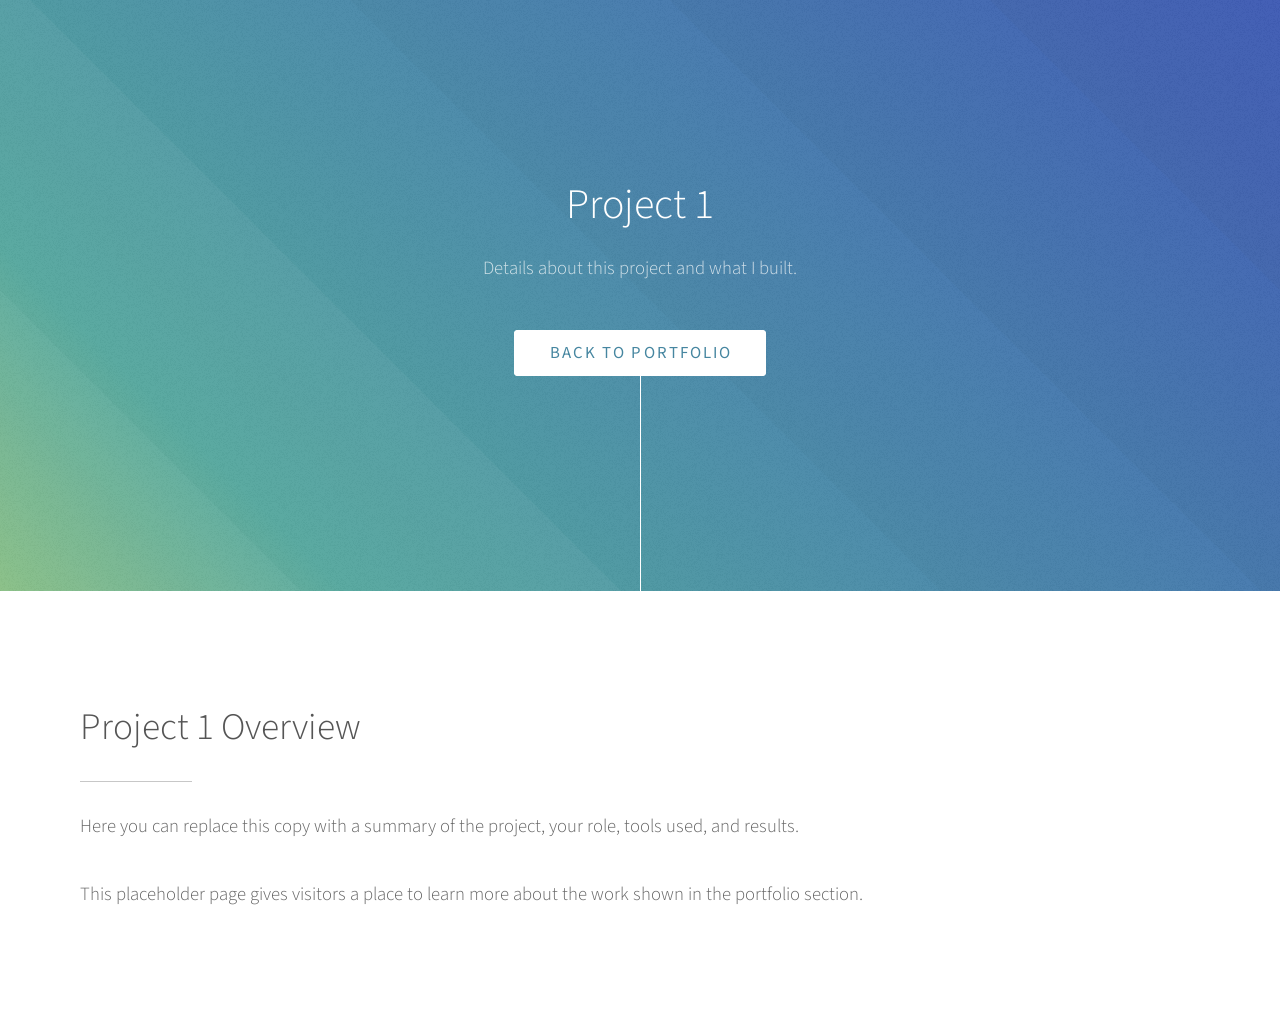
<file: project1.html>
<!DOCTYPE HTML>
<html>
	<head>
		<title>Project 1 | Zinhle Matfonsi</title>
		<meta charset="utf-8" />
		<meta name="viewport" content="width=device-width, initial-scale=1, user-scalable=no" />
		<link rel="stylesheet" href="assets/css/main.css" />
		<noscript><link rel="stylesheet" href="assets/css/noscript.css" /></noscript>
	</head>
	<body class="is-preload">
		<section id="header">
			<div class="inner">
				<h1>Project 1</h1>
				<p>Details about this project and what I built.</p>
				<ul class="actions special">
					<li><a href="index.html" class="button wide primary">Back to Portfolio</a></li>
				</ul>
			</div>
		</section>
		<section class="main style1">
			<div class="container">
				<header class="major">
					<h2>Project 1 Overview</h2>
				</header>
				<p>Here you can replace this copy with a summary of the project, your role, tools used, and results.</p>
				<p>This placeholder page gives visitors a place to learn more about the work shown in the portfolio section.</p>
			</div>
		</section>
		<script src="assets/js/jquery.min.js"></script>
		<script src="assets/js/jquery.scrolly.min.js"></script>
		<script src="assets/js/browser.min.js"></script>
		<script src="assets/js/breakpoints.min.js"></script>
		<script src="assets/js/util.js"></script>
		<script src="assets/js/main.js"></script>
	</body>
</html>
</file>
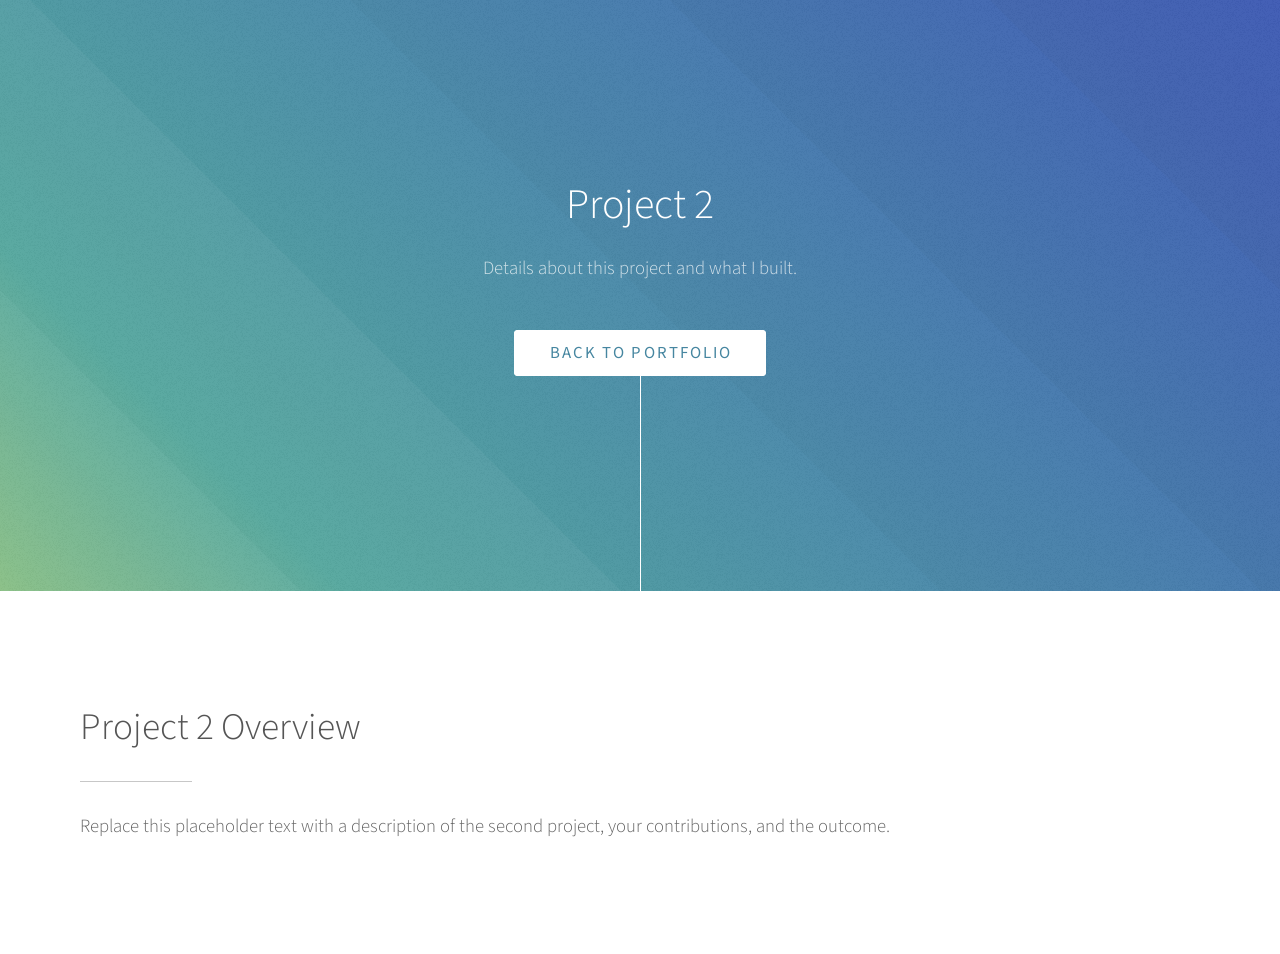
<file: project2.html>
<!DOCTYPE HTML>
<html>
	<head>
		<title>Project 2 | Zinhle Matfonsi</title>
		<meta charset="utf-8" />
		<meta name="viewport" content="width=device-width, initial-scale=1, user-scalable=no" />
		<link rel="stylesheet" href="assets/css/main.css" />
		<noscript><link rel="stylesheet" href="assets/css/noscript.css" /></noscript>
	</head>
	<body class="is-preload">
		<section id="header">
			<div class="inner">
				<h1>Project 2</h1>
				<p>Details about this project and what I built.</p>
				<ul class="actions special">
					<li><a href="index.html" class="button wide primary">Back to Portfolio</a></li>
				</ul>
			</div>
		</section>
		<section class="main style1">
			<div class="container">
				<header class="major">
					<h2>Project 2 Overview</h2>
				</header>
				<p>Replace this placeholder text with a description of the second project, your contributions, and the outcome.</p>
			</div>
		</section>
		<script src="assets/js/jquery.min.js"></script>
		<script src="assets/js/jquery.scrolly.min.js"></script>
		<script src="assets/js/browser.min.js"></script>
		<script src="assets/js/breakpoints.min.js"></script>
		<script src="assets/js/util.js"></script>
		<script src="assets/js/main.js"></script>
	</body>
</html>
</file>
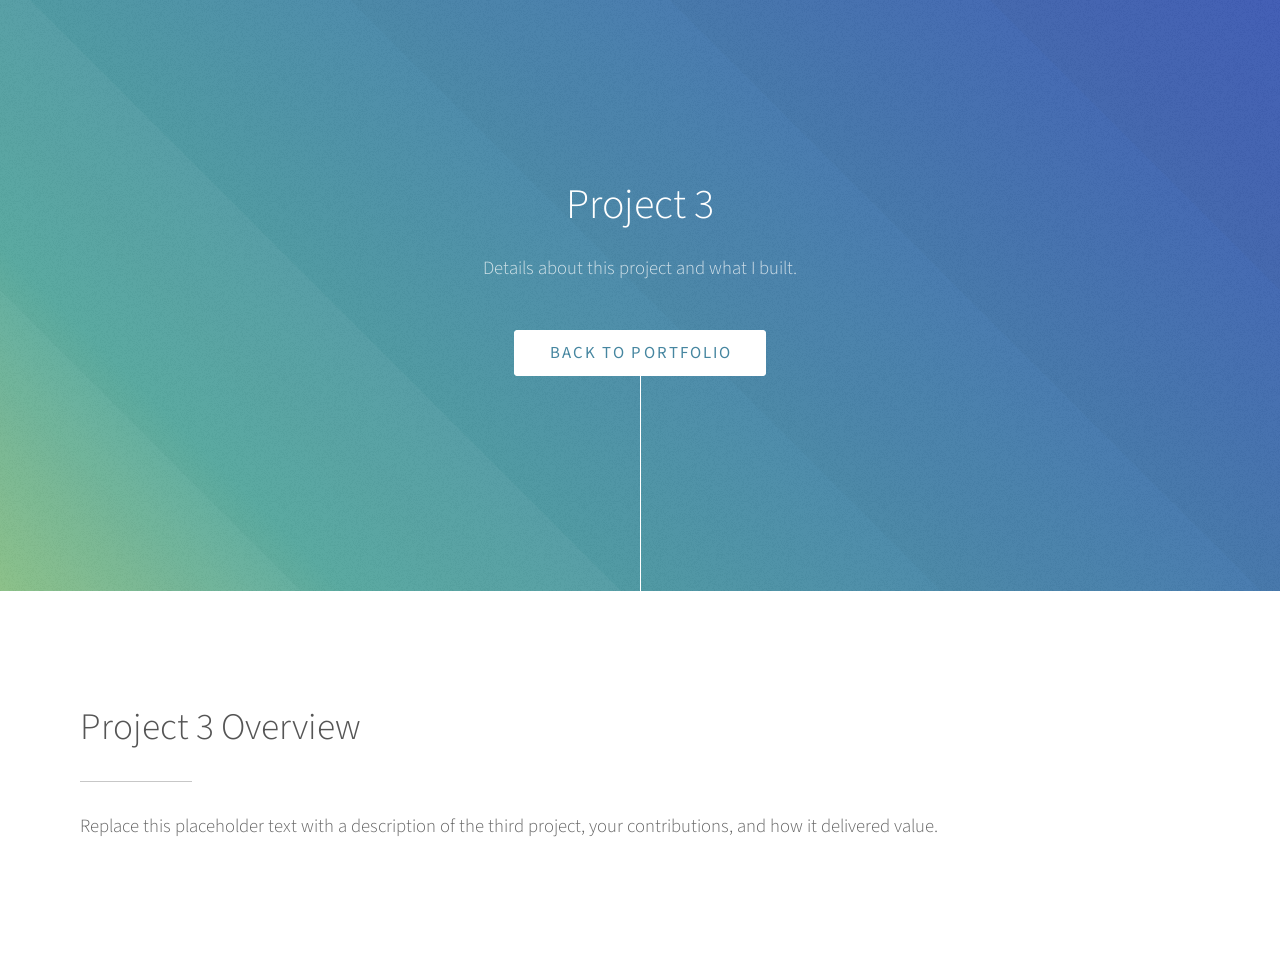
<file: project3.html>
<!DOCTYPE HTML>
<html>
	<head>
		<title>Project 3 | Zinhle Matfonsi</title>
		<meta charset="utf-8" />
		<meta name="viewport" content="width=device-width, initial-scale=1, user-scalable=no" />
		<link rel="stylesheet" href="assets/css/main.css" />
		<noscript><link rel="stylesheet" href="assets/css/noscript.css" /></noscript>
	</head>
	<body class="is-preload">
		<section id="header">
			<div class="inner">
				<h1>Project 3</h1>
				<p>Details about this project and what I built.</p>
				<ul class="actions special">
					<li><a href="index.html" class="button wide primary">Back to Portfolio</a></li>
				</ul>
			</div>
		</section>
		<section class="main style1">
			<div class="container">
				<header class="major">
					<h2>Project 3 Overview</h2>
				</header>
				<p>Replace this placeholder text with a description of the third project, your contributions, and how it delivered value.</p>
			</div>
		</section>
		<script src="assets/js/jquery.min.js"></script>
		<script src="assets/js/jquery.scrolly.min.js"></script>
		<script src="assets/js/browser.min.js"></script>
		<script src="assets/js/breakpoints.min.js"></script>
		<script src="assets/js/util.js"></script>
		<script src="assets/js/main.js"></script>
	</body>
</html>
</file>
<file: assets/css/noscript.css>
/*
	Photon by HTML5 UP
	html5up.net | @ajlkn
	Free for personal and commercial use under the CCA 3.0 license (html5up.net/license)
*/

/* Header */

	body.is-preload #header .inner {
		-moz-transform: none;
		-webkit-transform: none;
		-ms-transform: none;
		transform: none;
		opacity: 1;
	}

		body.is-preload #header .inner .actions {
			-moz-transform: none;
			-webkit-transform: none;
			-ms-transform: none;
			transform: none;
			opacity: 1;
		}

	body.is-preload #header:after {
		opacity: 0;
	}
</file>
<file: assets/css/main.css>
@import url("fontawesome-all.min.css");
@import url("https://fonts.googleapis.com/css?family=Source+Sans+Pro:300,300italic,400,400italic");

/*
	Photon by HTML5 UP
	html5up.net | @ajlkn
	Free for personal and commercial use under the CCA 3.0 license (html5up.net/license)
*/

html, body, div, span, applet, object,
iframe, h1, h2, h3, h4, h5, h6, p, blockquote,
pre, a, abbr, acronym, address, big, cite,
code, del, dfn, em, img, ins, kbd, q, s, samp,
small, strike, strong, sub, sup, tt, var, b,
u, i, center, dl, dt, dd, ol, ul, li, fieldset,
form, label, legend, table, caption, tbody,
tfoot, thead, tr, th, td, article, aside,
canvas, details, embed, figure, figcaption,
footer, header, hgroup, menu, nav, output, ruby,
section, summary, time, mark, audio, video {
	margin: 0;
	padding: 0;
	border: 0;
	font-size: 100%;
	font: inherit;
	vertical-align: baseline;}

article, aside, details, figcaption, figure,
footer, header, hgroup, menu, nav, section {
	display: block;}

body {
	line-height: 1;
}

ol, ul {
	list-style: none;
}

blockquote, q {
	quotes: none;
}

	blockquote:before, blockquote:after, q:before, q:after {
		content: '';
		content: none;
	}

table {
	border-collapse: collapse;
	border-spacing: 0;
}

body {
	-webkit-text-size-adjust: none;
}

mark {
	background-color: transparent;
	color: inherit;
}

input::-moz-focus-inner {
	border: 0;
	padding: 0;
}

input, select, textarea {
	-moz-appearance: none;
	-webkit-appearance: none;
	-ms-appearance: none;
	appearance: none;
}

/* Basic */

	html {
		box-sizing: border-box;
	}

	*, *:before, *:after {
		box-sizing: inherit;
	}

	body {
		background: #403670;
	}

		body.is-preload *, body.is-preload *:before, body.is-preload *:after {
			-moz-animation: none !important;
			-webkit-animation: none !important;
			-ms-animation: none !important;
			animation: none !important;
			-moz-transition: none !important;
			-webkit-transition: none !important;
			-ms-transition: none !important;
			transition: none !important;
		}

	body, input, select, textarea {
		color: #666;
		font-family: "Source Sans Pro", Helvetica, sans-serif;
		font-size: 16pt;
		font-weight: 300;
		line-height: 1.65em;
	}

	a {
		-moz-transition: color 0.2s ease-in-out, border-color 0.2s ease-in-out;
		-webkit-transition: color 0.2s ease-in-out, border-color 0.2s ease-in-out;
		-ms-transition: color 0.2s ease-in-out, border-color 0.2s ease-in-out;
		transition: color 0.2s ease-in-out, border-color 0.2s ease-in-out;
		border-bottom: dotted 1px #666;
		color: inherit;
		text-decoration: none;
	}

		a:hover {
			border-bottom-color: transparent !important;
			color: #6bd4c8;
		}

	strong, b {
		color: #555;
		font-weight: 400;
	}

	em, i {
		font-style: italic;
	}

	p {
		margin: 0 0 2em 0;
	}

	h1, h2, h3, h4, h5, h6 {
		color: #555;
		line-height: 1em;
		margin: 0 0 1em 0;
	}

		h1 a, h2 a, h3 a, h4 a, h5 a, h6 a {
			color: inherit;
			text-decoration: none;
		}

	h1 {
		font-size: 2.25em;
		line-height: 1.35em;
	}

	h2 {
		font-size: 2em;
		line-height: 1.35em;
	}

	h3 {
		font-size: 1.35em;
		line-height: 1.5em;
	}

	h4 {
		font-size: 1.25em;
		line-height: 1.5em;
	}

	h5 {
		font-size: 0.9em;
		line-height: 1.5em;
	}

	h6 {
		font-size: 0.7em;
		line-height: 1.5em;
	}

	sub {
		font-size: 0.8em;
		position: relative;
		top: 0.5em;
	}

	sup {
		font-size: 0.8em;
		position: relative;
		top: -0.5em;
	}

	hr {
		border: 0;
		border-bottom: solid 1px rgba(144, 144, 144, 0.5);
		margin: 2em 0;
	}

		hr.major {
			margin: 3em 0;
		}

	blockquote {
		border-left: solid 4px rgba(144, 144, 144, 0.5);
		font-style: italic;
		margin: 0 0 2em 0;
		padding: 0.5em 0 0.5em 2em;
	}

	code {
		background: rgba(144, 144, 144, 0.075);
		border-radius: 4px;
		border: solid 1px rgba(144, 144, 144, 0.5);
		font-family: "Courier New", monospace;
		font-size: 0.9em;
		margin: 0 0.25em;
		padding: 0.25em 0.65em;
	}

	pre {
		-webkit-overflow-scrolling: touch;
		font-family: "Courier New", monospace;
		font-size: 0.9em;
		margin: 0 0 2em 0;
	}

		pre code {
			display: block;
			line-height: 1.75em;
			padding: 1em 1.5em;
			overflow-x: auto;
		}

	.align-left {
		text-align: left;
	}

	.align-center {
		text-align: center;
	}

	.align-right {
		text-align: right;
	}

/* Container */

	.container {
		margin: 0 auto;
		max-width: calc(100% - 4em);
		width: 60em;
	}

		.container.xsmall {
			width: 15em;
		}

		.container.small {
			width: 30em;
		}

		.container.medium {
			width: 45em;
		}

		.container.large {
			width: 75em;
		}

		.container.xlarge {
			width: 90em;
		}

		.container.max {
			width: 100%;
		}

		@media screen and (max-width: 980px) {

			.container {
				max-width: 100% !important;
				width: 100% !important;
			}

		}

		@media screen and (max-width: 480px) {

			.container {
				max-width: calc(100% - 3em);
			}

		}

/* Row */

	.row {
		display: flex;
		flex-wrap: wrap;
		box-sizing: border-box;
		align-items: stretch;
	}

		.row > * {
			box-sizing: border-box;
		}

		.row.gtr-uniform > * > :last-child {
			margin-bottom: 0;
		}

		.row.aln-left {
			justify-content: flex-start;
		}

		.row.aln-center {
			justify-content: center;
		}

		.row.aln-right {
			justify-content: flex-end;
		}

		.row.aln-top {
			align-items: flex-start;
		}

		.row.aln-middle {
			align-items: center;
		}

		.row.aln-bottom {
			align-items: flex-end;
		}

		.row > .imp {
			order: -1;
		}

		.row > .col-1 {
			width: 8.33333%;
		}

		.row > .off-1 {
			margin-left: 8.33333%;
		}

		.row > .col-2 {
			width: 16.66667%;
		}

		.row > .off-2 {
			margin-left: 16.66667%;
		}

		.row > .col-3 {
			width: 25%;
		}

		.row > .off-3 {
			margin-left: 25%;
		}

		.row > .col-4 {
			width: 33.33333%;
		}

		.row > .off-4 {
			margin-left: 33.33333%;
		}

		.row > .col-5 {
			width: 41.66667%;
		}

		.row > .off-5 {
			margin-left: 41.66667%;
		}

		.row > .col-6 {
			width: 50%;
		}

		.row > .off-6 {
			margin-left: 50%;
		}

		.row > .col-7 {
			width: 58.33333%;
		}

		.row > .off-7 {
			margin-left: 58.33333%;
		}

		.row > .col-8 {
			width: 66.66667%;
		}

		.row > .off-8 {
			margin-left: 66.66667%;
		}

		.row > .col-9 {
			width: 75%;
		}

		.row > .off-9 {
			margin-left: 75%;
		}

		.row > .col-10 {
			width: 83.33333%;
		}

		.row > .off-10 {
			margin-left: 83.33333%;
		}

		.row > .col-11 {
			width: 91.66667%;
		}

		.row > .off-11 {
			margin-left: 91.66667%;
		}

		.row > .col-12 {
			width: 100%;
		}

		.row > .off-12 {
			margin-left: 100%;
		}

		.row.gtr-0 {
			margin-top: 0;
			margin-left: 0em;
		}

			.row.gtr-0 > * {
				padding: 0 0 0 0em;
			}

			.row.gtr-0.gtr-uniform {
				margin-top: 0em;
			}

				.row.gtr-0.gtr-uniform > * {
					padding-top: 0em;
				}

		.row.gtr-25 {
			margin-top: 0;
			margin-left: -0.5em;
		}

			.row.gtr-25 > * {
				padding: 0 0 0 0.5em;
			}

			.row.gtr-25.gtr-uniform {
				margin-top: -0.5em;
			}

				.row.gtr-25.gtr-uniform > * {
					padding-top: 0.5em;
				}

		.row.gtr-50 {
			margin-top: 0;
			margin-left: -1em;
		}

			.row.gtr-50 > * {
				padding: 0 0 0 1em;
			}

			.row.gtr-50.gtr-uniform {
				margin-top: -1em;
			}

				.row.gtr-50.gtr-uniform > * {
					padding-top: 1em;
				}

		.row {
			margin-top: 0;
			margin-left: -2em;
		}

			.row > * {
				padding: 0 0 0 2em;
			}

			.row.gtr-uniform {
				margin-top: -2em;
			}

				.row.gtr-uniform > * {
					padding-top: 2em;
				}

		.row.gtr-150 {
			margin-top: 0;
			margin-left: -3em;
		}

			.row.gtr-150 > * {
				padding: 0 0 0 3em;
			}

			.row.gtr-150.gtr-uniform {
				margin-top: -3em;
			}

				.row.gtr-150.gtr-uniform > * {
					padding-top: 3em;
				}

		.row.gtr-200 {
			margin-top: 0;
			margin-left: -4em;
		}

			.row.gtr-200 > * {
				padding: 0 0 0 4em;
			}

			.row.gtr-200.gtr-uniform {
				margin-top: -4em;
			}

				.row.gtr-200.gtr-uniform > * {
					padding-top: 4em;
				}

		@media screen and (max-width: 1680px) {

			.row {
				display: flex;
				flex-wrap: wrap;
				box-sizing: border-box;
				align-items: stretch;
			}

				.row > * {
					box-sizing: border-box;
				}

				.row.gtr-uniform > * > :last-child {
					margin-bottom: 0;
				}

				.row.aln-left {
					justify-content: flex-start;
				}

				.row.aln-center {
					justify-content: center;
				}

				.row.aln-right {
					justify-content: flex-end;
				}

				.row.aln-top {
					align-items: flex-start;
				}

				.row.aln-middle {
					align-items: center;
				}

				.row.aln-bottom {
					align-items: flex-end;
				}

				.row > .imp-xlarge {
					order: -1;
				}

				.row > .col-1-xlarge {
					width: 8.33333%;
				}

				.row > .off-1-xlarge {
					margin-left: 8.33333%;
				}

				.row > .col-2-xlarge {
					width: 16.66667%;
				}

				.row > .off-2-xlarge {
					margin-left: 16.66667%;
				}

				.row > .col-3-xlarge {
					width: 25%;
				}

				.row > .off-3-xlarge {
					margin-left: 25%;
				}

				.row > .col-4-xlarge {
					width: 33.33333%;
				}

				.row > .off-4-xlarge {
					margin-left: 33.33333%;
				}

				.row > .col-5-xlarge {
					width: 41.66667%;
				}

				.row > .off-5-xlarge {
					margin-left: 41.66667%;
				}

				.row > .col-6-xlarge {
					width: 50%;
				}

				.row > .off-6-xlarge {
					margin-left: 50%;
				}

				.row > .col-7-xlarge {
					width: 58.33333%;
				}

				.row > .off-7-xlarge {
					margin-left: 58.33333%;
				}

				.row > .col-8-xlarge {
					width: 66.66667%;
				}

				.row > .off-8-xlarge {
					margin-left: 66.66667%;
				}

				.row > .col-9-xlarge {
					width: 75%;
				}

				.row > .off-9-xlarge {
					margin-left: 75%;
				}

				.row > .col-10-xlarge {
					width: 83.33333%;
				}

				.row > .off-10-xlarge {
					margin-left: 83.33333%;
				}

				.row > .col-11-xlarge {
					width: 91.66667%;
				}

				.row > .off-11-xlarge {
					margin-left: 91.66667%;
				}

				.row > .col-12-xlarge {
					width: 100%;
				}

				.row > .off-12-xlarge {
					margin-left: 100%;
				}

				.row.gtr-0 {
					margin-top: 0;
					margin-left: 0em;
				}

					.row.gtr-0 > * {
						padding: 0 0 0 0em;
					}

					.row.gtr-0.gtr-uniform {
						margin-top: 0em;
					}

						.row.gtr-0.gtr-uniform > * {
							padding-top: 0em;
						}

				.row.gtr-25 {
					margin-top: 0;
					margin-left: -0.5em;
				}

					.row.gtr-25 > * {
						padding: 0 0 0 0.5em;
					}

					.row.gtr-25.gtr-uniform {
						margin-top: -0.5em;
					}

						.row.gtr-25.gtr-uniform > * {
							padding-top: 0.5em;
						}

				.row.gtr-50 {
					margin-top: 0;
					margin-left: -1em;
				}

					.row.gtr-50 > * {
						padding: 0 0 0 1em;
					}

					.row.gtr-50.gtr-uniform {
						margin-top: -1em;
					}

						.row.gtr-50.gtr-uniform > * {
							padding-top: 1em;
						}

				.row {
					margin-top: 0;
					margin-left: -2em;
				}

					.row > * {
						padding: 0 0 0 2em;
					}

					.row.gtr-uniform {
						margin-top: -2em;
					}

						.row.gtr-uniform > * {
							padding-top: 2em;
						}

				.row.gtr-150 {
					margin-top: 0;
					margin-left: -3em;
				}

					.row.gtr-150 > * {
						padding: 0 0 0 3em;
					}

					.row.gtr-150.gtr-uniform {
						margin-top: -3em;
					}

						.row.gtr-150.gtr-uniform > * {
							padding-top: 3em;
						}

				.row.gtr-200 {
					margin-top: 0;
					margin-left: -4em;
				}

					.row.gtr-200 > * {
						padding: 0 0 0 4em;
					}

					.row.gtr-200.gtr-uniform {
						margin-top: -4em;
					}

						.row.gtr-200.gtr-uniform > * {
							padding-top: 4em;
						}

		}

		@media screen and (max-width: 1140px) {

			.row {
				display: flex;
				flex-wrap: wrap;
				box-sizing: border-box;
				align-items: stretch;
			}

				.row > * {
					box-sizing: border-box;
				}

				.row.gtr-uniform > * > :last-child {
					margin-bottom: 0;
				}

				.row.aln-left {
					justify-content: flex-start;
				}

				.row.aln-center {
					justify-content: center;
				}

				.row.aln-right {
					justify-content: flex-end;
				}

				.row.aln-top {
					align-items: flex-start;
				}

				.row.aln-middle {
					align-items: center;
				}

				.row.aln-bottom {
					align-items: flex-end;
				}

				.row > .imp-large {
					order: -1;
				}

				.row > .col-1-large {
					width: 8.33333%;
				}

				.row > .off-1-large {
					margin-left: 8.33333%;
				}

				.row > .col-2-large {
					width: 16.66667%;
				}

				.row > .off-2-large {
					margin-left: 16.66667%;
				}

				.row > .col-3-large {
					width: 25%;
				}

				.row > .off-3-large {
					margin-left: 25%;
				}

				.row > .col-4-large {
					width: 33.33333%;
				}

				.row > .off-4-large {
					margin-left: 33.33333%;
				}

				.row > .col-5-large {
					width: 41.66667%;
				}

				.row > .off-5-large {
					margin-left: 41.66667%;
				}

				.row > .col-6-large {
					width: 50%;
				}

				.row > .off-6-large {
					margin-left: 50%;
				}

				.row > .col-7-large {
					width: 58.33333%;
				}

				.row > .off-7-large {
					margin-left: 58.33333%;
				}

				.row > .col-8-large {
					width: 66.66667%;
				}

				.row > .off-8-large {
					margin-left: 66.66667%;
				}

				.row > .col-9-large {
					width: 75%;
				}

				.row > .off-9-large {
					margin-left: 75%;
				}

				.row > .col-10-large {
					width: 83.33333%;
				}

				.row > .off-10-large {
					margin-left: 83.33333%;
				}

				.row > .col-11-large {
					width: 91.66667%;
				}

				.row > .off-11-large {
					margin-left: 91.66667%;
				}

				.row > .col-12-large {
					width: 100%;
				}

				.row > .off-12-large {
					margin-left: 100%;
				}

				.row.gtr-0 {
					margin-top: 0;
					margin-left: 0em;
				}

					.row.gtr-0 > * {
						padding: 0 0 0 0em;
					}

					.row.gtr-0.gtr-uniform {
						margin-top: 0em;
					}

						.row.gtr-0.gtr-uniform > * {
							padding-top: 0em;
						}

				.row.gtr-25 {
					margin-top: 0;
					margin-left: -0.5em;
				}

					.row.gtr-25 > * {
						padding: 0 0 0 0.5em;
					}

					.row.gtr-25.gtr-uniform {
						margin-top: -0.5em;
					}

						.row.gtr-25.gtr-uniform > * {
							padding-top: 0.5em;
						}

				.row.gtr-50 {
					margin-top: 0;
					margin-left: -1em;
				}

					.row.gtr-50 > * {
						padding: 0 0 0 1em;
					}

					.row.gtr-50.gtr-uniform {
						margin-top: -1em;
					}

						.row.gtr-50.gtr-uniform > * {
							padding-top: 1em;
						}

				.row {
					margin-top: 0;
					margin-left: -2em;
				}

					.row > * {
						padding: 0 0 0 2em;
					}

					.row.gtr-uniform {
						margin-top: -2em;
					}

						.row.gtr-uniform > * {
							padding-top: 2em;
						}

				.row.gtr-150 {
					margin-top: 0;
					margin-left: -3em;
				}

					.row.gtr-150 > * {
						padding: 0 0 0 3em;
					}

					.row.gtr-150.gtr-uniform {
						margin-top: -3em;
					}

						.row.gtr-150.gtr-uniform > * {
							padding-top: 3em;
						}

				.row.gtr-200 {
					margin-top: 0;
					margin-left: -4em;
				}

					.row.gtr-200 > * {
						padding: 0 0 0 4em;
					}

					.row.gtr-200.gtr-uniform {
						margin-top: -4em;
					}

						.row.gtr-200.gtr-uniform > * {
							padding-top: 4em;
						}

		}

		@media screen and (max-width: 980px) {

			.row {
				display: flex;
				flex-wrap: wrap;
				box-sizing: border-box;
				align-items: stretch;
			}

				.row > * {
					box-sizing: border-box;
				}

				.row.gtr-uniform > * > :last-child {
					margin-bottom: 0;
				}

				.row.aln-left {
					justify-content: flex-start;
				}

				.row.aln-center {
					justify-content: center;
				}

				.row.aln-right {
					justify-content: flex-end;
				}

				.row.aln-top {
					align-items: flex-start;
				}

				.row.aln-middle {
					align-items: center;
				}

				.row.aln-bottom {
					align-items: flex-end;
				}

				.row > .imp-medium {
					order: -1;
				}

				.row > .col-1-medium {
					width: 8.33333%;
				}

				.row > .off-1-medium {
					margin-left: 8.33333%;
				}

				.row > .col-2-medium {
					width: 16.66667%;
				}

				.row > .off-2-medium {
					margin-left: 16.66667%;
				}

				.row > .col-3-medium {
					width: 25%;
				}

				.row > .off-3-medium {
					margin-left: 25%;
				}

				.row > .col-4-medium {
					width: 33.33333%;
				}

				.row > .off-4-medium {
					margin-left: 33.33333%;
				}

				.row > .col-5-medium {
					width: 41.66667%;
				}

				.row > .off-5-medium {
					margin-left: 41.66667%;
				}

				.row > .col-6-medium {
					width: 50%;
				}

				.row > .off-6-medium {
					margin-left: 50%;
				}

				.row > .col-7-medium {
					width: 58.33333%;
				}

				.row > .off-7-medium {
					margin-left: 58.33333%;
				}

				.row > .col-8-medium {
					width: 66.66667%;
				}

				.row > .off-8-medium {
					margin-left: 66.66667%;
				}

				.row > .col-9-medium {
					width: 75%;
				}

				.row > .off-9-medium {
					margin-left: 75%;
				}

				.row > .col-10-medium {
					width: 83.33333%;
				}

				.row > .off-10-medium {
					margin-left: 83.33333%;
				}

				.row > .col-11-medium {
					width: 91.66667%;
				}

				.row > .off-11-medium {
					margin-left: 91.66667%;
				}

				.row > .col-12-medium {
					width: 100%;
				}

				.row > .off-12-medium {
					margin-left: 100%;
				}

				.row.gtr-0 {
					margin-top: 0;
					margin-left: 0em;
				}

					.row.gtr-0 > * {
						padding: 0 0 0 0em;
					}

					.row.gtr-0.gtr-uniform {
						margin-top: 0em;
					}

						.row.gtr-0.gtr-uniform > * {
							padding-top: 0em;
						}

				.row.gtr-25 {
					margin-top: 0;
					margin-left: -0.5em;
				}

					.row.gtr-25 > * {
						padding: 0 0 0 0.5em;
					}

					.row.gtr-25.gtr-uniform {
						margin-top: -0.5em;
					}

						.row.gtr-25.gtr-uniform > * {
							padding-top: 0.5em;
						}

				.row.gtr-50 {
					margin-top: 0;
					margin-left: -1em;
				}

					.row.gtr-50 > * {
						padding: 0 0 0 1em;
					}

					.row.gtr-50.gtr-uniform {
						margin-top: -1em;
					}

						.row.gtr-50.gtr-uniform > * {
							padding-top: 1em;
						}

				.row {
					margin-top: 0;
					margin-left: -2em;
				}

					.row > * {
						padding: 0 0 0 2em;
					}

					.row.gtr-uniform {
						margin-top: -2em;
					}

						.row.gtr-uniform > * {
							padding-top: 2em;
						}

				.row.gtr-150 {
					margin-top: 0;
					margin-left: -3em;
				}

					.row.gtr-150 > * {
						padding: 0 0 0 3em;
					}

					.row.gtr-150.gtr-uniform {
						margin-top: -3em;
					}

						.row.gtr-150.gtr-uniform > * {
							padding-top: 3em;
						}

				.row.gtr-200 {
					margin-top: 0;
					margin-left: -4em;
				}

					.row.gtr-200 > * {
						padding: 0 0 0 4em;
					}

					.row.gtr-200.gtr-uniform {
						margin-top: -4em;
					}

						.row.gtr-200.gtr-uniform > * {
							padding-top: 4em;
						}

		}

		@media screen and (max-width: 736px) {

			.row {
				display: flex;
				flex-wrap: wrap;
				box-sizing: border-box;
				align-items: stretch;
			}

				.row > * {
					box-sizing: border-box;
				}

				.row.gtr-uniform > * > :last-child {
					margin-bottom: 0;
				}

				.row.aln-left {
					justify-content: flex-start;
				}

				.row.aln-center {
					justify-content: center;
				}

				.row.aln-right {
					justify-content: flex-end;
				}

				.row.aln-top {
					align-items: flex-start;
				}

				.row.aln-middle {
					align-items: center;
				}

				.row.aln-bottom {
					align-items: flex-end;
				}

				.row > .imp-small {
					order: -1;
				}

				.row > .col-1-small {
					width: 8.33333%;
				}

				.row > .off-1-small {
					margin-left: 8.33333%;
				}

				.row > .col-2-small {
					width: 16.66667%;
				}

				.row > .off-2-small {
					margin-left: 16.66667%;
				}

				.row > .col-3-small {
					width: 25%;
				}

				.row > .off-3-small {
					margin-left: 25%;
				}

				.row > .col-4-small {
					width: 33.33333%;
				}

				.row > .off-4-small {
					margin-left: 33.33333%;
				}

				.row > .col-5-small {
					width: 41.66667%;
				}

				.row > .off-5-small {
					margin-left: 41.66667%;
				}

				.row > .col-6-small {
					width: 50%;
				}

				.row > .off-6-small {
					margin-left: 50%;
				}

				.row > .col-7-small {
					width: 58.33333%;
				}

				.row > .off-7-small {
					margin-left: 58.33333%;
				}

				.row > .col-8-small {
					width: 66.66667%;
				}

				.row > .off-8-small {
					margin-left: 66.66667%;
				}

				.row > .col-9-small {
					width: 75%;
				}

				.row > .off-9-small {
					margin-left: 75%;
				}

				.row > .col-10-small {
					width: 83.33333%;
				}

				.row > .off-10-small {
					margin-left: 83.33333%;
				}

				.row > .col-11-small {
					width: 91.66667%;
				}

				.row > .off-11-small {
					margin-left: 91.66667%;
				}

				.row > .col-12-small {
					width: 100%;
				}

				.row > .off-12-small {
					margin-left: 100%;
				}

				.row.gtr-0 {
					margin-top: 0;
					margin-left: 0em;
				}

					.row.gtr-0 > * {
						padding: 0 0 0 0em;
					}

					.row.gtr-0.gtr-uniform {
						margin-top: 0em;
					}

						.row.gtr-0.gtr-uniform > * {
							padding-top: 0em;
						}

				.row.gtr-25 {
					margin-top: 0;
					margin-left: -0.5em;
				}

					.row.gtr-25 > * {
						padding: 0 0 0 0.5em;
					}

					.row.gtr-25.gtr-uniform {
						margin-top: -0.5em;
					}

						.row.gtr-25.gtr-uniform > * {
							padding-top: 0.5em;
						}

				.row.gtr-50 {
					margin-top: 0;
					margin-left: -1em;
				}

					.row.gtr-50 > * {
						padding: 0 0 0 1em;
					}

					.row.gtr-50.gtr-uniform {
						margin-top: -1em;
					}

						.row.gtr-50.gtr-uniform > * {
							padding-top: 1em;
						}

				.row {
					margin-top: 0;
					margin-left: -2em;
				}

					.row > * {
						padding: 0 0 0 2em;
					}

					.row.gtr-uniform {
						margin-top: -2em;
					}

						.row.gtr-uniform > * {
							padding-top: 2em;
						}

				.row.gtr-150 {
					margin-top: 0;
					margin-left: -3em;
				}

					.row.gtr-150 > * {
						padding: 0 0 0 3em;
					}

					.row.gtr-150.gtr-uniform {
						margin-top: -3em;
					}

						.row.gtr-150.gtr-uniform > * {
							padding-top: 3em;
						}

				.row.gtr-200 {
					margin-top: 0;
					margin-left: -4em;
				}

					.row.gtr-200 > * {
						padding: 0 0 0 4em;
					}

					.row.gtr-200.gtr-uniform {
						margin-top: -4em;
					}

						.row.gtr-200.gtr-uniform > * {
							padding-top: 4em;
						}

		}

		@media screen and (max-width: 480px) {

			.row {
				display: flex;
				flex-wrap: wrap;
				box-sizing: border-box;
				align-items: stretch;
			}

				.row > * {
					box-sizing: border-box;
				}

				.row.gtr-uniform > * > :last-child {
					margin-bottom: 0;
				}

				.row.aln-left {
					justify-content: flex-start;
				}

				.row.aln-center {
					justify-content: center;
				}

				.row.aln-right {
					justify-content: flex-end;
				}

				.row.aln-top {
					align-items: flex-start;
				}

				.row.aln-middle {
					align-items: center;
				}

				.row.aln-bottom {
					align-items: flex-end;
				}

				.row > .imp-xsmall {
					order: -1;
				}

				.row > .col-1-xsmall {
					width: 8.33333%;
				}

				.row > .off-1-xsmall {
					margin-left: 8.33333%;
				}

				.row > .col-2-xsmall {
					width: 16.66667%;
				}

				.row > .off-2-xsmall {
					margin-left: 16.66667%;
				}

				.row > .col-3-xsmall {
					width: 25%;
				}

				.row > .off-3-xsmall {
					margin-left: 25%;
				}

				.row > .col-4-xsmall {
					width: 33.33333%;
				}

				.row > .off-4-xsmall {
					margin-left: 33.33333%;
				}

				.row > .col-5-xsmall {
					width: 41.66667%;
				}

				.row > .off-5-xsmall {
					margin-left: 41.66667%;
				}

				.row > .col-6-xsmall {
					width: 50%;
				}

				.row > .off-6-xsmall {
					margin-left: 50%;
				}

				.row > .col-7-xsmall {
					width: 58.33333%;
				}

				.row > .off-7-xsmall {
					margin-left: 58.33333%;
				}

				.row > .col-8-xsmall {
					width: 66.66667%;
				}

				.row > .off-8-xsmall {
					margin-left: 66.66667%;
				}

				.row > .col-9-xsmall {
					width: 75%;
				}

				.row > .off-9-xsmall {
					margin-left: 75%;
				}

				.row > .col-10-xsmall {
					width: 83.33333%;
				}

				.row > .off-10-xsmall {
					margin-left: 83.33333%;
				}

				.row > .col-11-xsmall {
					width: 91.66667%;
				}

				.row > .off-11-xsmall {
					margin-left: 91.66667%;
				}

				.row > .col-12-xsmall {
					width: 100%;
				}

				.row > .off-12-xsmall {
					margin-left: 100%;
				}

				.row.gtr-0 {
					margin-top: 0;
					margin-left: 0em;
				}

					.row.gtr-0 > * {
						padding: 0 0 0 0em;
					}

					.row.gtr-0.gtr-uniform {
						margin-top: 0em;
					}

						.row.gtr-0.gtr-uniform > * {
							padding-top: 0em;
						}

				.row.gtr-25 {
					margin-top: 0;
					margin-left: -0.5em;
				}

					.row.gtr-25 > * {
						padding: 0 0 0 0.5em;
					}

					.row.gtr-25.gtr-uniform {
						margin-top: -0.5em;
					}

						.row.gtr-25.gtr-uniform > * {
							padding-top: 0.5em;
						}

				.row.gtr-50 {
					margin-top: 0;
					margin-left: -1em;
				}

					.row.gtr-50 > * {
						padding: 0 0 0 1em;
					}

					.row.gtr-50.gtr-uniform {
						margin-top: -1em;
					}

						.row.gtr-50.gtr-uniform > * {
							padding-top: 1em;
						}

				.row {
					margin-top: 0;
					margin-left: -2em;
				}

					.row > * {
						padding: 0 0 0 2em;
					}

					.row.gtr-uniform {
						margin-top: -2em;
					}

						.row.gtr-uniform > * {
							padding-top: 2em;
						}

				.row.gtr-150 {
					margin-top: 0;
					margin-left: -3em;
				}

					.row.gtr-150 > * {
						padding: 0 0 0 3em;
					}

					.row.gtr-150.gtr-uniform {
						margin-top: -3em;
					}

						.row.gtr-150.gtr-uniform > * {
							padding-top: 3em;
						}

				.row.gtr-200 {
					margin-top: 0;
					margin-left: -4em;
				}

					.row.gtr-200 > * {
						padding: 0 0 0 4em;
					}

					.row.gtr-200.gtr-uniform {
						margin-top: -4em;
					}

						.row.gtr-200.gtr-uniform > * {
							padding-top: 4em;
						}

		}

		@media screen and (max-width: 320px) {

			.row {
				display: flex;
				flex-wrap: wrap;
				box-sizing: border-box;
				align-items: stretch;
			}

				.row > * {
					box-sizing: border-box;
				}

				.row.gtr-uniform > * > :last-child {
					margin-bottom: 0;
				}

				.row.aln-left {
					justify-content: flex-start;
				}

				.row.aln-center {
					justify-content: center;
				}

				.row.aln-right {
					justify-content: flex-end;
				}

				.row.aln-top {
					align-items: flex-start;
				}

				.row.aln-middle {
					align-items: center;
				}

				.row.aln-bottom {
					align-items: flex-end;
				}

				.row > .imp-xxsmall {
					order: -1;
				}

				.row > .col-1-xxsmall {
					width: 8.33333%;
				}

				.row > .off-1-xxsmall {
					margin-left: 8.33333%;
				}

				.row > .col-2-xxsmall {
					width: 16.66667%;
				}

				.row > .off-2-xxsmall {
					margin-left: 16.66667%;
				}

				.row > .col-3-xxsmall {
					width: 25%;
				}

				.row > .off-3-xxsmall {
					margin-left: 25%;
				}

				.row > .col-4-xxsmall {
					width: 33.33333%;
				}

				.row > .off-4-xxsmall {
					margin-left: 33.33333%;
				}

				.row > .col-5-xxsmall {
					width: 41.66667%;
				}

				.row > .off-5-xxsmall {
					margin-left: 41.66667%;
				}

				.row > .col-6-xxsmall {
					width: 50%;
				}

				.row > .off-6-xxsmall {
					margin-left: 50%;
				}

				.row > .col-7-xxsmall {
					width: 58.33333%;
				}

				.row > .off-7-xxsmall {
					margin-left: 58.33333%;
				}

				.row > .col-8-xxsmall {
					width: 66.66667%;
				}

				.row > .off-8-xxsmall {
					margin-left: 66.66667%;
				}

				.row > .col-9-xxsmall {
					width: 75%;
				}

				.row > .off-9-xxsmall {
					margin-left: 75%;
				}

				.row > .col-10-xxsmall {
					width: 83.33333%;
				}

				.row > .off-10-xxsmall {
					margin-left: 83.33333%;
				}

				.row > .col-11-xxsmall {
					width: 91.66667%;
				}

				.row > .off-11-xxsmall {
					margin-left: 91.66667%;
				}

				.row > .col-12-xxsmall {
					width: 100%;
				}

				.row > .off-12-xxsmall {
					margin-left: 100%;
				}

				.row.gtr-0 {
					margin-top: 0;
					margin-left: 0em;
				}

					.row.gtr-0 > * {
						padding: 0 0 0 0em;
					}

					.row.gtr-0.gtr-uniform {
						margin-top: 0em;
					}

						.row.gtr-0.gtr-uniform > * {
							padding-top: 0em;
						}

				.row.gtr-25 {
					margin-top: 0;
					margin-left: -0.5em;
				}

					.row.gtr-25 > * {
						padding: 0 0 0 0.5em;
					}

					.row.gtr-25.gtr-uniform {
						margin-top: -0.5em;
					}

						.row.gtr-25.gtr-uniform > * {
							padding-top: 0.5em;
						}

				.row.gtr-50 {
					margin-top: 0;
					margin-left: -1em;
				}

					.row.gtr-50 > * {
						padding: 0 0 0 1em;
					}

					.row.gtr-50.gtr-uniform {
						margin-top: -1em;
					}

						.row.gtr-50.gtr-uniform > * {
							padding-top: 1em;
						}

				.row {
					margin-top: 0;
					margin-left: -2em;
				}

					.row > * {
						padding: 0 0 0 2em;
					}

					.row.gtr-uniform {
						margin-top: -2em;
					}

						.row.gtr-uniform > * {
							padding-top: 2em;
						}

				.row.gtr-150 {
					margin-top: 0;
					margin-left: -3em;
				}

					.row.gtr-150 > * {
						padding: 0 0 0 3em;
					}

					.row.gtr-150.gtr-uniform {
						margin-top: -3em;
					}

						.row.gtr-150.gtr-uniform > * {
							padding-top: 3em;
						}

				.row.gtr-200 {
					margin-top: 0;
					margin-left: -4em;
				}

					.row.gtr-200 > * {
						padding: 0 0 0 4em;
					}

					.row.gtr-200.gtr-uniform {
						margin-top: -4em;
					}

						.row.gtr-200.gtr-uniform > * {
							padding-top: 4em;
						}

		}

/* Section/Article */

	section.special, article.special {
		text-align: center;
	}

	header p {
		color: #2f1963;
		margin: 0 0 1.5em 0;
		position: relative;
	}

	header h2 + p {
		font-size: 1.25em;
		line-height: 1.5em;
		margin-top: -1em;
	}

	header h3 + p {
		font-size: 1.1em;
		line-height: 1.5em;
		margin-top: -0.8em;
	}

	header h4 + p,
	header h5 + p,
	header h6 + p {
		font-size: 0.9em;
		line-height: 1.5em;
		margin-top: -0.6em;
	}

	header.major {
		margin: 0 0 1em 0;
	}

		header.major:after {
			background: rgba(144, 144, 144, 0.5);
			content: '';
			display: inline-block;
			height: 1px;
			margin-top: 1.5em;
			width: 6em;
		}

		header.major h2, header.major h3, header.major h4, header.major h5, header.major h6 {
			margin: 0;
		}

		header.major p {
			margin: 0.7em 0 0 0;
		}

	header.special {
		text-align: center;
	}

	/* Section two: light blue background and dark text for contrast */
	#two {
		background: #e6f7ff; /* light blue */
		color: #0b2740; /* dark navy text */
	}

	#two h2,
	#two p,
	#two h3,
	#two header.major p {
		color: #0b2740;
	}

	#two a {
		color: #0b2740; /* link color to match text */
	}

	#two .container {
		padding-top: 2.5em;
		padding-bottom: 2.5em;
	}

	@media screen and (max-width: 736px) {
		#two .container {
			padding-top: 1.25em;
			padding-bottom: 1.25em;
		}
	}

	#header .inner {
		position: relative;
		z-index: 1;
		padding: 3.5em 0;
	}

	#one {
		background: #e6f7ff; /* light blue matching section two */
		color: #0b2740;
	}

	#one h2, #one p, #one h3, #one header.major p {
		color: #0b2740;
	}

	@media screen and (max-width: 736px) {
		#header .inner { padding: 2em 0; }
	}

/* Form */

	form {
		margin: 0 0 2em 0;
	}

	label {
		color: #555;
		display: block;
		font-size: 0.9em;
		font-weight: 400;
		margin: 0 0 1em 0;
	}

	input[type="text"],
	input[type="password"],
	input[type="email"],
	select,
	textarea {
		-moz-appearance: none;
		-webkit-appearance: none;
		-ms-appearance: none;
		appearance: none;
		background: rgba(144, 144, 144, 0.075);
		border-radius: 4px;
		border: none;
		border: solid 1px rgba(144, 144, 144, 0.5);
		color: inherit;
		display: block;
		outline: 0;
		padding: 0 1em;
		text-decoration: none;
		width: 100%;
	}

		input[type="text"]:invalid,
		input[type="password"]:invalid,
		input[type="email"]:invalid,
		select:invalid,
		textarea:invalid {
			box-shadow: none;
		}

		input[type="text"]:focus,
		input[type="password"]:focus,
		input[type="email"]:focus,
		select:focus,
		textarea:focus {
			border-color: #6bd4c8;
		}

	select {
		background-image: url("data:image/svg+xml;charset=utf8,%3Csvg xmlns='http://www.w3.org/2000/svg' width='40' height='40' preserveAspectRatio='none' viewBox='0 0 40 40'%3E%3Cpath d='M9.4,12.3l10.4,10.4l10.4-10.4c0.2-0.2,0.5-0.4,0.9-0.4c0.3,0,0.6,0.1,0.9,0.4l3.3,3.3c0.2,0.2,0.4,0.5,0.4,0.9 c0,0.4-0.1,0.6-0.4,0.9L20.7,31.9c-0.2,0.2-0.5,0.4-0.9,0.4c-0.3,0-0.6-0.1-0.9-0.4L4.3,17.3c-0.2-0.2-0.4-0.5-0.4-0.9 c0-0.4,0.1-0.6,0.4-0.9l3.3-3.3c0.2-0.2,0.5-0.4,0.9-0.4S9.1,12.1,9.4,12.3z' fill='rgba(144, 144, 144, 0.5)' /%3E%3C/svg%3E");
		background-size: 1.25rem;
		background-repeat: no-repeat;
		background-position: calc(100% - 1rem) center;
		height: 2.75em;
		padding-right: 2.75em;
		text-overflow: ellipsis;
	}

		select option {
			color: #555;
			background: #fff;
		}

		select:focus::-ms-value {
			background-color: transparent;
		}

		select::-ms-expand {
			display: none;
		}

	input[type="text"],
	input[type="password"],
	input[type="email"],
	select {
		height: 2.75em;
	}

	textarea {
		padding: 0.75em 1em;
	}

	input[type="checkbox"],
	input[type="radio"] {
		-moz-appearance: none;
		-webkit-appearance: none;
		-ms-appearance: none;
		appearance: none;
		display: block;
		float: left;
		margin-right: -2em;
		opacity: 0;
		width: 1em;
		z-index: -1;
	}

		input[type="checkbox"] + label,
		input[type="radio"] + label {
			text-decoration: none;
			color: #666;
			cursor: pointer;
			display: inline-block;
			font-size: 1em;
			font-weight: 300;
			padding-left: 2.4em;
			padding-right: 0.75em;
			position: relative;
		}

			input[type="checkbox"] + label:before,
			input[type="radio"] + label:before {
				-moz-osx-font-smoothing: grayscale;
				-webkit-font-smoothing: antialiased;
				display: inline-block;
				font-style: normal;
				font-variant: normal;
				text-rendering: auto;
				line-height: 1;
				text-transform: none !important;
				font-family: 'Font Awesome 5 Free';
				font-weight: 900;
			}

			input[type="checkbox"] + label:before,
			input[type="radio"] + label:before {
				background: rgba(144, 144, 144, 0.075);
				border-radius: 4px;
				border: solid 1px rgba(144, 144, 144, 0.5);
				content: '';
				display: inline-block;
				font-size: 0.8em;
				height: 2.0625em;
				left: 0;
				line-height: 2.0625em;
				position: absolute;
				text-align: center;
				top: 0;
				width: 2.0625em;
			}

		input[type="checkbox"]:checked + label:before,
		input[type="radio"]:checked + label:before {
			background: #666666;
			border-color: #666666;
			color: #ffffff;
			content: '\f00c';
		}

		input[type="checkbox"]:focus + label:before,
		input[type="radio"]:focus + label:before {
			border-color: #6bd4c8;
		}

	input[type="checkbox"] + label:before {
		border-radius: 4px;
	}

	input[type="radio"] + label:before {
		border-radius: 100%;
	}

	::-webkit-input-placeholder {
		color: #999 !important;
		opacity: 1.0;
	}

	:-moz-placeholder {
		color: #999 !important;
		opacity: 1.0;
	}

	::-moz-placeholder {
		color: #999 !important;
		opacity: 1.0;
	}

	:-ms-input-placeholder {
		color: #999 !important;
		opacity: 1.0;
	}

/* Box */

	.box {
		border-radius: 4px;
		border: solid 1px rgba(144, 144, 144, 0.5);
		margin-bottom: 2em;
		padding: 1.5em;
	}

		.box > :last-child,
		.box > :last-child > :last-child,
		.box > :last-child > :last-child > :last-child {
			margin-bottom: 0;
		}

		.box.alt {
			border: 0;
			border-radius: 0;
			padding: 0;
		}

/* Icon */

	.icon {
		text-decoration: none;
		border-bottom: none;
		position: relative;
	}

		.icon:before {
			-moz-osx-font-smoothing: grayscale;
			-webkit-font-smoothing: antialiased;
			display: inline-block;
			font-style: normal;
			font-variant: normal;
			text-rendering: auto;
			line-height: 1;
			text-transform: none !important;
			font-family: 'Font Awesome 5 Free';
			font-weight: 400;
		}

		.icon > .label {
			display: none;
		}

		.icon:before {
			line-height: inherit;
		}

		.icon.solid:before {
			font-weight: 900 !important;
		}

		.icon.brands:before {
			font-family: 'Font Awesome 5 Brands';
		}

		.icon.style1:before {
			color: #c3e895;
		}

		.icon.style2:before {
			color: #8addaa;
		}

		.icon.style3:before {
			color: #6bd4c8;
		}

		.icon.style4:before {
			color: #57aed3;
		}

		.icon.style5:before {
			color: #4a87d3;
		}

		.icon.style6:before {
			color: #6b88e6;
		}

		.icon.major {
			text-decoration: none;
			color: #555;
			cursor: default;
			display: inline-block;
			margin: 0 0 1.5em 0;
		}

			.icon.major:before {
				-moz-osx-font-smoothing: grayscale;
				-webkit-font-smoothing: antialiased;
				display: inline-block;
				font-style: normal;
				font-variant: normal;
				text-rendering: auto;
				line-height: 1;
				text-transform: none !important;
				font-family: 'Font Awesome 5 Free';
				font-weight: 400;
			}

			.icon.major:before {
				font-size: 4em;
				line-height: 1em;
			}

/* Image */

	.image {
		border-radius: 4px;
		border: 0;
		display: inline-block;
		position: relative;
	}

		.image img {
			border-radius: 4px;
			display: block;
		}

		.image.left {
			float: left;
			padding: 0 1.5em 1em 0;
			top: 0.25em;
		}

		.image.right {
			float: right;
			padding: 0 0 1em 1.5em;
			top: 0.25em;
		}

		.image.left, .image.right {
			max-width: 40%;
		}

			.image.left img, .image.right img {
				width: 100%;
			}

		.image.fit {
			display: block;
			margin: 0 0 2em 0;
			width: 100%;
		}

			.image.fit img {
				width: 100%;
			}

	/* Top header bar: logo and navigation */
	.site-header {
		display: flex;
		justify-content: space-between;
		align-items: center;
		padding: 0.75em 0;
	}

	.logo-link {
		display: flex;
	 	align-items: center;
	 	color: inherit;
	 	text-decoration: none;
	}

	.avatar {
	 	width: 44px;
	 	height: 44px;
	 	border-radius: 50%;
	 	object-fit: cover;
	 	margin-right: 0.6em;
	 	border: 2px solid rgba(0,0,0,0.06);
	}

	.logo-name {
	 	font-weight: 600;
	}

	.nav-links a {
	 	margin-left: 1em;
	 	color: inherit;
	 	text-decoration: none;
	 	padding: 0.35em 0.5em;
	 	transition: color 0.18s ease;
	}

	.nav-links a:hover {
	 	color: #6bd4c8;
	}

	@media screen and (max-width: 736px) {
	 	.site-header {
	 		padding: 0.5em 0;
	 		flex-direction: row;
	 	}
	 	.nav-links a { margin-left: 0.6em; }
	}

/* Project card tweaks: align descriptions and add hover scale */
.row.gtr-150 > .col-4 {
	display: flex;
	flex-direction: column;
	align-items: stretch;
	position: relative;
}

.row.gtr-150 > .col-4 .image.fit {
	overflow: hidden;
	/* ensure image container doesn't overflow when scaled */
}

.row.gtr-150 > .col-4 .image.fit img {
	transition: transform 0.25s ease, box-shadow 0.25s ease;
	will-change: transform;
	display: block;
}

.row.gtr-150 > .col-4:hover {
	z-index: 5;
}

.row.gtr-150 > .col-4:hover .image.fit img {
	transform: scale(1.08);
	box-shadow: 0 10px 30px rgba(0,0,0,0.22);
}

.row.gtr-150 > .col-4 h3 {
	margin: 0.75em 0 0.5em 0;
	font-weight: 400;
}

.row.gtr-150 > .col-4 p {
	margin-top: 0;
	color: #666;
	flex: 1 0 auto;
}

@media screen and (max-width: 980px) {
    .row.gtr-150 > .col-4 .image.fit img,
    .row.gtr-150 > .col-4:hover .image.fit img {
        transform: none !important;
        box-shadow: none !important;
    }
}

/* List */

	ol {
		list-style: decimal;
		margin: 0 0 2em 0;
		padding-left: 1.25em;
	}

		ol li {
			padding-left: 0.25em;
		}

	ul {
		list-style: disc;
		margin: 0 0 2em 0;
		padding-left: 1em;
	}

		ul li {
			padding-left: 0.5em;
		}

		ul.alt {
			list-style: none;
			padding-left: 0;
		}

			ul.alt li {
				border-top: solid 1px rgba(144, 144, 144, 0.5);
				padding: 0.5em 0;
			}

				ul.alt li:first-child {
					border-top: 0;
					padding-top: 0;
				}

	dl {
		margin: 0 0 2em 0;
	}

/* Actions */

	ul.actions {
		display: -moz-flex;
		display: -webkit-flex;
		display: -ms-flex;
		display: flex;
		cursor: default;
		list-style: none;
		margin-left: -1em;
		padding-left: 0;
	}

		ul.actions li {
			padding: 0 0 0 1em;
			vertical-align: middle;
		}

		ul.actions.special {
			-moz-justify-content: center;
			-webkit-justify-content: center;
			-ms-justify-content: center;
			justify-content: center;
			width: 100%;
			margin-left: 0;
		}

			ul.actions.special li:first-child {
				padding-left: 0;
			}

		ul.actions.stacked {
			-moz-flex-direction: column;
			-webkit-flex-direction: column;
			-ms-flex-direction: column;
			flex-direction: column;
			margin-left: 0;
		}

			ul.actions.stacked li {
				padding: 1.3em 0 0 0;
			}

				ul.actions.stacked li:first-child {
					padding-top: 0;
				}

		ul.actions.fit {
			width: calc(100% + 1em);
		}

			ul.actions.fit li {
				-moz-flex-grow: 1;
				-webkit-flex-grow: 1;
				-ms-flex-grow: 1;
				flex-grow: 1;
				-moz-flex-shrink: 1;
				-webkit-flex-shrink: 1;
				-ms-flex-shrink: 1;
				flex-shrink: 1;
				width: 100%;
			}

				ul.actions.fit li > * {
					width: 100%;
				}

			ul.actions.fit.stacked {
				width: 100%;
			}

		@media screen and (max-width: 480px) {

			ul.actions:not(.fixed) {
				-moz-flex-direction: column;
				-webkit-flex-direction: column;
				-ms-flex-direction: column;
				flex-direction: column;
				margin-left: 0;
				width: 100% !important;
			}

				ul.actions:not(.fixed) li {
					-moz-flex-grow: 1;
					-webkit-flex-grow: 1;
					-ms-flex-grow: 1;
					flex-grow: 1;
					-moz-flex-shrink: 1;
					-webkit-flex-shrink: 1;
					-ms-flex-shrink: 1;
					flex-shrink: 1;
					padding: 1em 0 0 0;
					text-align: center;
					width: 100%;
				}

					ul.actions:not(.fixed) li > * {
						width: 100%;
					}

					ul.actions:not(.fixed) li:first-child {
						padding-top: 0;
					}

					ul.actions:not(.fixed) li input[type="submit"],
					ul.actions:not(.fixed) li input[type="reset"],
					ul.actions:not(.fixed) li input[type="button"],
					ul.actions:not(.fixed) li button,
					ul.actions:not(.fixed) li .button {
						width: 100%;
					}

						ul.actions:not(.fixed) li input[type="submit"].icon:before,
						ul.actions:not(.fixed) li input[type="reset"].icon:before,
						ul.actions:not(.fixed) li input[type="button"].icon:before,
						ul.actions:not(.fixed) li button.icon:before,
						ul.actions:not(.fixed) li .button.icon:before {
							margin-left: -0.5em;
						}

		}

/* Icons */

	ul.icons {
		cursor: default;
		list-style: none;
		padding-left: 0;
	}

		ul.icons li {
			display: inline-block;
			padding: 0 1.25em 0 0;
		}

			ul.icons li:last-child {
				padding-right: 0;
			}

			ul.icons li .icon:before {
				font-size: 1.5em;
			}

/* Major Icons */

	ul.major-icons {
		list-style: none;
		padding-left: 0;
	}

		ul.major-icons li {
			display: inline-block;
			padding: 2.5em;
			text-align: center;
		}

			ul.major-icons li .icon {
				-moz-transform: rotate(45deg);
				-webkit-transform: rotate(45deg);
				-ms-transform: rotate(45deg);
				transform: rotate(45deg);
				border-radius: 4px;
				border: solid 1px rgba(144, 144, 144, 0.5);
				display: inline-block;
				height: 8em;
				line-height: 8em;
				margin: 0;
				text-align: center;
				width: 8em;
			}

				ul.major-icons li .icon:before {
					-moz-transform: rotate(-45deg);
					-webkit-transform: rotate(-45deg);
					-ms-transform: rotate(-45deg);
					transform: rotate(-45deg);
					display: inline-block;
					line-height: inherit;
				}

/* Table */

	.table-wrapper {
		-webkit-overflow-scrolling: touch;
		overflow-x: auto;
	}

	table {
		margin: 0 0 2em 0;
		width: 100%;
	}

		table tbody tr {
			border-left: 0;
			border-right: 0;
		}

			table tbody tr:nth-child(2n + 1) {
				background-color: rgba(144, 144, 144, 0.075);
			}

		table td {
			padding: 0.75em 0.75em;
		}

		table th {
			color: #555;
			font-size: 0.9em;
			font-weight: 400;
			padding: 0 0.75em 0.75em 0.75em;
			text-align: left;
		}

		table thead {
			border-bottom: solid 1px rgba(144, 144, 144, 0.5);
		}

		table tfoot {
			border-top: solid 1px rgba(144, 144, 144, 0.5);
		}

		table.alt {
			border-collapse: separate;
		}

			table.alt tbody tr td {
				border: solid 1px rgba(144, 144, 144, 0.5);
				border-left-width: 0;
				border-top-width: 0;
			}

				table.alt tbody tr td:first-child {
					border-left-width: 1px;
				}

			table.alt tbody tr:first-child td {
				border-top-width: 1px;
			}

			table.alt thead {
				border-bottom: 0;
			}

			table.alt tfoot {
				border-top: 0;
			}

/* Button */

	input[type="submit"],
	input[type="reset"],
	input[type="button"],
	button,
	.button {
		-moz-appearance: none;
		-webkit-appearance: none;
		-ms-appearance: none;
		appearance: none;
		-moz-transition: background-color 0.2s ease-in-out, color 0.2s ease-in-out;
		-webkit-transition: background-color 0.2s ease-in-out, color 0.2s ease-in-out;
		-ms-transition: background-color 0.2s ease-in-out, color 0.2s ease-in-out;
		transition: background-color 0.2s ease-in-out, color 0.2s ease-in-out;
		background-color: transparent;
		border-radius: 4px;
		border: 0;
		box-shadow: inset 0 0 0 1px rgba(144, 144, 144, 0.5);
		color: #555 !important;
		cursor: pointer;
		display: inline-block;
		font-size: 0.9em;
		font-weight: 400;
		height: 2.75em;
		letter-spacing: 0.125em;
		line-height: 2.75em;
		padding: 0 2em;
		text-align: center;
		text-decoration: none;
		text-indent: 0.125em;
		text-transform: uppercase;
		white-space: nowrap;
	}

		input[type="submit"]:hover,
		input[type="reset"]:hover,
		input[type="button"]:hover,
		button:hover,
		.button:hover {
			background-color: rgba(144, 144, 144, 0.075);
		}

		input[type="submit"]:active,
		input[type="reset"]:active,
		input[type="button"]:active,
		button:active,
		.button:active {
			background-color: rgba(144, 144, 144, 0.2);
		}

		input[type="submit"].icon:before,
		input[type="reset"].icon:before,
		input[type="button"].icon:before,
		button.icon:before,
		.button.icon:before {
			margin-right: 0.5em;
		}

		input[type="submit"].fit,
		input[type="reset"].fit,
		input[type="button"].fit,
		button.fit,
		.button.fit {
			width: 100%;
		}

		input[type="submit"].small,
		input[type="reset"].small,
		input[type="button"].small,
		button.small,
		.button.small {
			font-size: 0.7em;
		}

		input[type="submit"].large,
		input[type="reset"].large,
		input[type="button"].large,
		button.large,
		.button.large {
			font-size: 1.25em;
		}

		input[type="submit"].wide,
		input[type="reset"].wide,
		input[type="button"].wide,
		button.wide,
		.button.wide {
			min-width: 12em;
		}

		input[type="submit"].primary,
		input[type="reset"].primary,
		input[type="button"].primary,
		button.primary,
		.button.primary {
			background-color: #555;
			box-shadow: none !important;
			color: #fff !important;
		}

			input[type="submit"].primary:hover,
			input[type="reset"].primary:hover,
			input[type="button"].primary:hover,
			button.primary:hover,
			.button.primary:hover {
				background-color: #626262;
			}

			input[type="submit"].primary:active,
			input[type="reset"].primary:active,
			input[type="button"].primary:active,
			button.primary:active,
			.button.primary:active {
				background-color: #484848;
			}

		input[type="submit"].disabled, input[type="submit"]:disabled,
		input[type="reset"].disabled,
		input[type="reset"]:disabled,
		input[type="button"].disabled,
		input[type="button"]:disabled,
		button.disabled,
		button:disabled,
		.button.disabled,
		.button:disabled {
			cursor: default;
			opacity: 0.25;
		}

/* Main */

	.main {
		padding: 6em 0 4em 0 ;
	}

		.main.style1 {
			background: #fff;
		}

		.main.style2 {
			background-color: #333;
			color: rgba(255, 255, 255, 0.75);
			background-attachment: fixed,							fixed;
			background-image: url("images/overlay1.png"), url("../../images/header.jpg");
			background-size: auto,							cover;
		}

			.main.style2 a {
				border-bottom-color: rgba(255, 255, 255, 0.5);
			}

				.main.style2 a:hover {
					color: #ffffff;
				}

			.main.style2 h1, .main.style2 h2, .main.style2 h3, .main.style2 h4, .main.style2 h5, .main.style2 h6, .main.style2 strong, .main.style2 b {
				color: #ffffff;
			}

			.main.style2 header p {
				color: #ffffff;
			}

			.main.style2 header.major:after {
				background: #ffffff;
			}

			.main.style2 input[type="submit"],
			.main.style2 input[type="reset"],
			.main.style2 input[type="button"],
			.main.style2 button,
			.main.style2 .button {
				box-shadow: inset 0 0 0 1px #ffffff;
				color: #ffffff !important;
			}

				.main.style2 input[type="submit"]:hover,
				.main.style2 input[type="reset"]:hover,
				.main.style2 input[type="button"]:hover,
				.main.style2 button:hover,
				.main.style2 .button:hover {
					background-color: rgba(255, 255, 255, 0.125);
				}

				.main.style2 input[type="submit"]:active,
				.main.style2 input[type="reset"]:active,
				.main.style2 input[type="button"]:active,
				.main.style2 button:active,
				.main.style2 .button:active {
					background-color: rgba(255, 255, 255, 0.25);
				}

				.main.style2 input[type="submit"].primary,
				.main.style2 input[type="reset"].primary,
				.main.style2 input[type="button"].primary,
				.main.style2 button.primary,
				.main.style2 .button.primary {
					background-color: #ffffff;
					box-shadow: inset 0 0 0 1px #ffffff !important;
					color: #333 !important;
				}

					.main.style2 input[type="submit"].primary:hover,
					.main.style2 input[type="reset"].primary:hover,
					.main.style2 input[type="button"].primary:hover,
					.main.style2 button.primary:hover,
					.main.style2 .button.primary:hover {
						background-color: rgba(255, 255, 255, 0.125) !important;
						color: #ffffff !important;
					}

					.main.style2 input[type="submit"].primary:active,
					.main.style2 input[type="reset"].primary:active,
					.main.style2 input[type="button"].primary:active,
					.main.style2 button.primary:active,
					.main.style2 .button.primary:active {
						background-color: rgba(255, 255, 255, 0.25) !important;
					}

			.main.style2 ul.major-icons li .icon {
				border-color: #ffffff;
			}

			.main.style2 .icon.major {
				color: #ffffff;
			}

/* Header */

	#header {
		padding: 9em 0 9em 0 ;
		background-color: #4686a0;
		color: rgba(255, 255, 255, 0.75);
		background-attachment: fixed,							fixed,							fixed;
		background-image: url("images/overlay2.png"), url("images/overlay3.svg"), linear-gradient(45deg, #9dc66b 5%, #4fa49a 30%, #4361c2);
		background-position: top left,						center center,					center center;
		background-size: auto,							cover,							cover;
		overflow: hidden;
		position: relative;
		text-align: center;
	}

		#header a {
			border-bottom-color: rgba(255, 255, 255, 0.5);
		}

			#header a:hover {
				color: #ffffff;
			}

		#header h1, #header h2, #header h3, #header h4, #header h5, #header h6, #header strong, #header b {
			color: #ffffff;
		}

		#header header p {
			color: #ffffff;
		}

		#header header.major:after {
			background: #ffffff;
		}

		#header input[type="submit"],
		#header input[type="reset"],
		#header input[type="button"],
		#header button,
		#header .button {
			box-shadow: inset 0 0 0 1px #ffffff;
			color: #ffffff !important;
		}

			#header input[type="submit"]:hover,
			#header input[type="reset"]:hover,
			#header input[type="button"]:hover,
			#header button:hover,
			#header .button:hover {
				background-color: rgba(255, 255, 255, 0.125);
			}

			#header input[type="submit"]:active,
			#header input[type="reset"]:active,
			#header input[type="button"]:active,
			#header button:active,
			#header .button:active {
				background-color: rgba(255, 255, 255, 0.25);
			}

			#header input[type="submit"].primary,
			#header input[type="reset"].primary,
			#header input[type="button"].primary,
			#header button.primary,
			#header .button.primary {
				background-color: #ffffff;
				box-shadow: inset 0 0 0 1px #ffffff !important;
				color: #4686a0 !important;
			}

				#header input[type="submit"].primary:hover,
				#header input[type="reset"].primary:hover,
				#header input[type="button"].primary:hover,
				#header button.primary:hover,
				#header .button.primary:hover {
					background-color: rgba(255, 255, 255, 0.125) !important;
					color: #ffffff !important;
				}

				#header input[type="submit"].primary:active,
				#header input[type="reset"].primary:active,
				#header input[type="button"].primary:active,
				#header button.primary:active,
				#header .button.primary:active {
					background-color: rgba(255, 255, 255, 0.25) !important;
				}

		#header ul.major-icons li .icon {
			border-color: #ffffff;
		}

		#header .icon.major {
			color: #ffffff;
		}

		#header h1 {
			margin: 0;
		}

		#header p {
			margin: 1em 0 0 0;
		}

		#header .actions {
			-moz-justify-content: center;
			-webkit-justify-content: center;
			-ms-justify-content: center;
			justify-content: center;
			margin-top: 2.5em;
			margin-left: 0;
			position: relative;
		}

			#header .actions li:first-child {
				padding-left: 0;
			}

			#header .actions:after {
				background: #ffffff;
				content: '';
				height: 100vh;
				left: 50%;
				position: absolute;
				top: 100%;
				width: 1px;
			}

		#header .inner {
			-moz-transition: -moz-transform 1.5s ease, opacity 2s ease;
			-webkit-transition: -webkit-transform 1.5s ease, opacity 2s ease;
			-ms-transition: -ms-transform 1.5s ease, opacity 2s ease;
			transition: transform 1.5s ease, opacity 2s ease;
			-moz-transition-delay: 0.25s;
			-webkit-transition-delay: 0.25s;
			-ms-transition-delay: 0.25s;
			transition-delay: 0.25s;
			-moz-transform: scale(1);
			-webkit-transform: scale(1);
			-ms-transform: scale(1);
			transform: scale(1);
			opacity: 1;
			position: relative;
			z-index: 1;
		}

			#header .inner .actions {
				-moz-transition: -moz-transform 1.25s ease;
				-webkit-transition: -webkit-transform 1.25s ease;
				-ms-transition: -ms-transform 1.25s ease;
				transition: transform 1.25s ease;
				-moz-transition-delay: 1s;
				-webkit-transition-delay: 1s;
				-ms-transition-delay: 1s;
				transition-delay: 1s;
				-moz-transform: translateY(0);
				-webkit-transform: translateY(0);
				-ms-transform: translateY(0);
				transform: translateY(0);
				opacity: 1;
			}

		#header:after {
			-moz-transition: opacity 1s ease;
			-webkit-transition: opacity 1s ease;
			-ms-transition: opacity 1s ease;
			transition: opacity 1s ease;
			background-image: linear-gradient(45deg, #4fa49a, #4361c2);
			content: '';
			height: 100%;
			left: 0;
			opacity: 0;
			position: absolute;
			top: 0;
			width: 100%;
		}

	body.is-preload #header .inner {
		-moz-transform: scale(1.05);
		-webkit-transform: scale(1.05);
		-ms-transform: scale(1.05);
		transform: scale(1.05);
		opacity: 0;
	}

		body.is-preload #header .inner .actions {
			-moz-transform: translateY(30em);
			-webkit-transform: translateY(30em);
			-ms-transform: translateY(30em);
			transform: translateY(30em);
			opacity: 0;
		}

	body.is-preload #header:after {
		opacity: 1;
	}

/* Footer */

	#footer {
		padding: 6em 0 6em 0 ;
		background-color: #4686a0;
		color: rgba(255, 255, 255, 0.75);
		background-attachment: fixed,							fixed,							fixed;
		background-image: url("images/overlay2.png"), url("images/overlay4.svg"), linear-gradient(45deg, #4361c2, #4fa49a 50%, #9dc66b 95%);
		background-position: top left,						center center,					center center;
		background-size: auto,							cover,							cover;
		text-align: center;
	}

		#footer a {
			border-bottom-color: rgba(255, 255, 255, 0.5);
		}

			#footer a:hover {
				color: #ffffff;
			}

		#footer h1, #footer h2, #footer h3, #footer h4, #footer h5, #footer h6, #footer strong, #footer b {
			color: #ffffff;
		}

		#footer header p {
			color: #ffffff;
		}

		#footer header.major:after {
			background: #ffffff;
		}

		#footer input[type="submit"],
		#footer input[type="reset"],
		#footer input[type="button"],
		#footer button,
		#footer .button {
			box-shadow: inset 0 0 0 1px #ffffff;
			color: #ffffff !important;
		}

			#footer input[type="submit"]:hover,
			#footer input[type="reset"]:hover,
			#footer input[type="button"]:hover,
			#footer button:hover,
			#footer .button:hover {
				background-color: rgba(255, 255, 255, 0.125);
			}

			#footer input[type="submit"]:active,
			#footer input[type="reset"]:active,
			#footer input[type="button"]:active,
			#footer button:active,
			#footer .button:active {
				background-color: rgba(255, 255, 255, 0.25);
			}

			#footer input[type="submit"].primary,
			#footer input[type="reset"].primary,
			#footer input[type="button"].primary,
			#footer button.primary,
			#footer .button.primary {
				background-color: #ffffff;
				box-shadow: inset 0 0 0 1px #ffffff !important;
				color: #4686a0 !important;
			}

				#footer input[type="submit"].primary:hover,
				#footer input[type="reset"].primary:hover,
				#footer input[type="button"].primary:hover,
				#footer button.primary:hover,
				#footer .button.primary:hover {
					background-color: rgba(255, 255, 255, 0.125) !important;
					color: #ffffff !important;
				}

				#footer input[type="submit"].primary:active,
				#footer input[type="reset"].primary:active,
				#footer input[type="button"].primary:active,
				#footer button.primary:active,
				#footer .button.primary:active {
					background-color: rgba(255, 255, 255, 0.25) !important;
				}

		#footer ul.major-icons li .icon {
			border-color: #ffffff;
		}

		#footer .icon.major {
			color: #ffffff;
		}

		#footer .icons {
			margin: 0;
		}

		#footer .copyright {
			font-size: 0.8em;
			list-style: none;
			margin: 2em 0 0 0;
			padding: 0;
		}

			#footer .copyright li {
				border-left: solid 1px;
				display: inline-block;
				line-height: 1em;
				margin-left: 1em;
				padding: 0 0 0 1em;
			}

				#footer .copyright li:first-child {
					border-left: 0;
					margin-left: 0;
					padding: 0;
				}

/* XLarge */

	@media screen and (max-width: 1680px) {

		/* Basic */

			body, input, select, textarea {
				font-size: 14pt;
			}

		/* Header */

			#header {
				padding: 6em 0 6em 0 ;
			}

	}

/* Large */

	@media screen and (max-width: 1140px) {

		/* Basic */

			body, input, select, textarea {
				font-size: 13pt;
			}

			h1 br, h2 br, h3 br, h4 br, h5 br, h6 br {
				display: none;
			}

		/* List */

			ul.major-icons li {
				padding: 2em;
			}

				ul.major-icons li .icon {
					height: 8em;
					line-height: 8em;
					width: 8em;
				}

		/* Main */

			.main {
				padding: 4em 0 2em 0 ;
			}

				.main.style2 {
					background-attachment: scroll;
				}

		/* Header */

			#header {
				padding: 5em 0 5em 0 ;
				background-attachment: scroll;
			}

				#header br {
					display: inline;
				}

		/* Footer */

			#footer {
				padding: 4em 0 4em 0 ;
				background-attachment: scroll;
			}

	}

/* Medium */

	@media screen and (max-width: 980px) {

		/* List */

			ul.major-icons li {
				padding: 2em;
			}

				ul.major-icons li .icon {
					height: 7em;
					line-height: 7em;
					width: 7em;
				}

		/* Main */

			.main {
				padding: 5em 3em 3em 3em ;
			}

		/* Header */

			#header {
				padding: 8em 3em 8em 3em ;
			}

		/* Footer */

			#footer {
				padding: 5em 3em 5em 3em ;
			}

		/* One */

			#one {
				text-align: center;
			}

		/* Two */

			#two {
				text-align: center;
			}

	}

/* Small */

	@media screen and (max-width: 736px) {

		/* Basic */

			body, input, select, textarea {
				font-size: 12pt;
			}

			h1 {
				font-size: 1.75em;
			}

			h2 {
				font-size: 1.5em;
			}

			h3 {
				font-size: 1.1em;
			}

			h4 {
				font-size: 1em;
			}

		/* List */

			ul.major-icons li {
				padding: 1.5em;
			}

				ul.major-icons li .icon {
					height: 5em;
					line-height: 5em;
					width: 5em;
				}

					ul.major-icons li .icon:before {
						font-size: 42px;
					}

		/* Icon */

			.icon.major {
				margin: 0 0 1em 0;
			}

		/* Button */

			input[type="submit"],
			input[type="reset"],
			input[type="button"],
			button,
			.button {
				height: 3em;
				line-height: 3em;
			}

		/* Main */

			.main {
				padding: 3em 1.5em 1em 1.5em ;
			}

		/* Header */

			#header {
				padding: 4em 3em 4em 3em ;
			}

				#header .actions {
					margin: 2em 0 0 0;
				}

		/* Footer */

			#footer {
				padding: 3em 1.5em 3em 1.5em ;
			}

	}

/* XSmall */

	@media screen and (max-width: 480px) {

		/* Button */

			input[type="submit"],
			input[type="reset"],
			input[type="button"],
			.button {
				padding: 0;
			}

		/* Main */

			.main {
				padding: 2em 1.5em 0.1em 1.5em ;
			}

		/* Header */

			#header {
				padding: 4em 2em 4em 2em ;
			}

				#header br {
					display: none;
				}

		/* Footer */

			#footer {
				padding: 2em 1.5em 2em 1.5em ;
			}

				#footer .copyright {
					margin: 1.5em 0 0 0;
				}

					#footer .copyright li {
						border: 0;
						display: block;
						margin: 1em 0 0 0;
						padding: 0;
					}

						#footer .copyright li:first-child {
							margin-top: 0;
						}

	}

/* XXSmall */

	@media screen and (max-width: 320px) {

		/* Basic */

			html, body {
				min-width: 320px;
			}

		/* Main */

			.main {
				padding: 2em 1em 0.1em 1em ;
			}

		/* Header */

			#header {
				padding: 3em 1em 3em 1em ;
			}

		/* Footer */

			#footer {
				padding: 2em 1em 2em 1em ;
			}

	}
</file>
